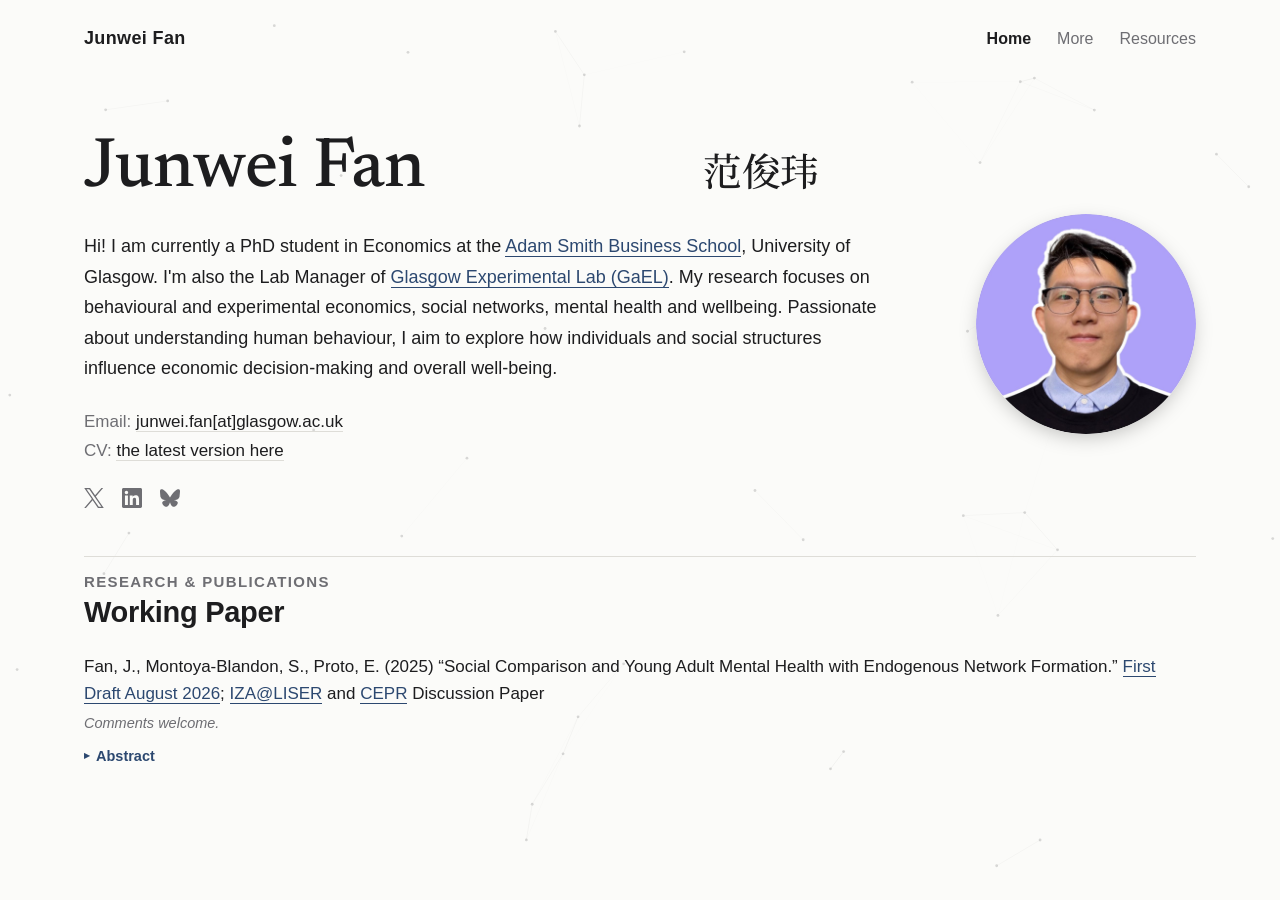
<file: index.html>
<!doctype html>
<html lang="en">
<head>
  <meta charset="UTF-8" />
  <meta name="viewport" content="width=device-width, initial-scale=1" />
  <title>Junwei Fan</title>
  <meta name="description" content="Junwei Fan — PhD student in Economics, Adam Smith Business School, University of Glasgow." />
  <link rel="icon" type="image/svg+xml" href="assets/img/favicon.svg" />
  <link rel="stylesheet" href="assets/css/style.css" />
</head>
<body>
  <canvas id="network-bg" aria-hidden="true"></canvas>

  <nav class="top">
    <a class="mark" href="index.html">Junwei Fan</a>
    <div class="navlinks">
      <a href="index.html" class="active">Home</a>
      <a href="more.html">More</a>
      <a href="resources.html">Resources</a>
    </div>
  </nav>

  <div class="wrap">
    <section class="hero">
      <div>
        <h1 class="hero-title"><span class="latin">Junwei Fan</span><span class="cjk">范俊玮<span class="gloss pinyin" aria-hidden="true">Fàn Jùnwěi</span><span class="gloss traditional" aria-hidden="true">范俊瑋</span></span></h1>

        <p class="bio">
          Hi! I am currently a PhD student in Economics at the
          <a href="https://www.gla.ac.uk/schools/business/" target="_blank" rel="noopener">Adam Smith Business School</a>,
          University of Glasgow. I'm also the Lab Manager of
          <a href="https://www.gla.ac.uk/schools/business/research/gael/" target="_blank" rel="noopener">Glasgow Experimental Lab (GaEL)</a>.
          My research focuses on behavioural and experimental economics, social networks, mental health and wellbeing.
          Passionate about understanding human behaviour, I aim to explore how individuals and social structures
          influence economic decision-making and overall well-being.
        </p>

        <p class="contact-line" id="contact">
          Email: <a href="mailto:junwei.fan@glasgow.ac.uk">junwei.fan[at]glasgow.ac.uk</a><br />
          CV: <a href="https://www.dropbox.com/scl/fi/jr28j2smj31knwaqy2vgb/CV_JUNWEI_FAN.pdf?rlkey=s5k4g9de7qmm0l6zpwjfrx9it&st=oml5h5di&dl=0" target="_blank" rel="noopener">the latest version here</a>
        </p>

        <div class="social-row">
          <a href="https://x.com/Jarvis_Fan" target="_blank" rel="noopener" aria-label="X">
            <svg viewBox="0 0 24 24" aria-hidden="true"><path d="M14.234 10.162 22.977 0h-2.072l-7.591 8.824L7.251 0H.258l9.168 13.343L.258 24H2.33l8.016-9.318L16.749 24h6.993zm-2.837 3.299-.929-1.329L3.076 1.56h3.182l5.965 8.532.929 1.329 7.754 11.09h-3.182z"/></svg>
          </a>
          <a href="https://www.linkedin.com/in/junwei-fan-15a6aa290/" target="_blank" rel="noopener" aria-label="LinkedIn">
            <svg viewBox="0 0 24 24" aria-hidden="true"><path d="M20.447 20.452h-3.554v-5.569c0-1.328-.027-3.037-1.852-3.037-1.853 0-2.136 1.445-2.136 2.939v5.667H9.351V9h3.414v1.561h.046c.477-.9 1.637-1.85 3.37-1.85 3.601 0 4.267 2.37 4.267 5.455v6.286zM5.337 7.433c-1.144 0-2.063-.926-2.063-2.065 0-1.138.92-2.063 2.063-2.063 1.14 0 2.064.925 2.064 2.063 0 1.139-.925 2.065-2.064 2.065zm1.782 13.019H3.555V9h3.564v11.452zM22.225 0H1.771C.792 0 0 .774 0 1.729v20.542C0 23.227.792 24 1.771 24h20.451C23.2 24 24 23.227 24 22.271V1.729C24 .774 23.2 0 22.222 0h.003z"/></svg>
          </a>
          <a href="https://bsky.app/profile/junweifan.bsky.social" target="_blank" rel="noopener" aria-label="Bluesky">
            <svg viewBox="0 0 24 24" aria-hidden="true"><path d="M5.202 2.857C7.954 4.922 10.913 9.11 12 11.358c1.087-2.247 4.046-6.436 6.798-8.501C20.783 1.366 24 .213 24 3.883c0 .732-.42 6.156-.667 7.037-.856 3.061-3.978 3.842-6.755 3.37 4.854.826 6.089 3.562 3.422 6.299-5.065 5.196-7.28-1.304-7.847-2.97-.104-.305-.152-.448-.153-.327 0-.121-.05.022-.153.327-.568 1.666-2.782 8.166-7.847 2.97-2.667-2.737-1.432-5.473 3.422-6.3-2.777.473-5.899-.308-6.755-3.369C.42 10.04 0 4.615 0 3.883c0-3.67 3.217-2.517 5.202-1.026" /></svg>
          </a>
        </div>
      </div>

      <div class="portrait-holder">
        <img src="assets/img/portrait.jpg" alt="Portrait of Junwei Fan" width="220" height="220" />
      </div>
    </section>

    <section class="outputs">
      <p class="kicker">Research &amp; Publications</p>
      <h2 class="section-title">Working Paper</h2>
      <ul class="paper-list">
        <li class="paper">
          <p class="paper-cite">
            Fan, J., Montoya-Blandon, S., Proto, E. (2025) &ldquo;Social Comparison and Young Adult Mental Health with Endogenous Network Formation.&rdquo;
            <a href="https://www.dropbox.com/scl/fi/jo1xat8odcodoj2kx8x1a/Network_and_Mental_Health_first_draft_26_Aug.pdf?rlkey=ke7g2mx7cehtc7d4sqpy6s9t8&st=lp2csu93&dl=0" target="_blank" rel="noopener">First Draft August 2026</a>;
            <a href="https://www.iza.org/publications/dp/18899/social-comparison-and-young-adult-mental-health-with-endogenous-network-formation" target="_blank" rel="noopener">IZA@LISER</a> and <a href="https://cepr.org/publications/dp21916" target="_blank" rel="noopener">CEPR</a> Discussion Paper
          </p>
          <p class="paper-note">Comments welcome.</p>
          <details class="abstract">
            <summary>Abstract</summary>
            <p>We examine how social comparison within endogenously formed peer networks affects different measures of young adult mental health. Using over 2 million smartphone-based communication records from the NetHealth Study, we construct objective social networks among university students and estimate a structural model in which individuals choose their peers and mental health depends on the income of chosen peers. When networks are treated as exogenous, higher average peer income predicts better mental health; once network formation is modelled endogenously, the relationship reverses: exposure to higher-income peers significantly worsens depressive symptoms. Income gaps harm mental health in both directions, consistent with inequality aversion rather than relative deprivation. The reversal survives extending binary links to message-weighted networks, and counterfactual exercises show that policies reducing the volume of messages exchanged with peers improve mental health, increasingly so with the size of the reduction, though the effect of targeted reductions depends on which ties are attenuated. Ignoring endogenous peer selection can thus yield qualitatively misleading conclusions about peer effects on mental health.</p>
          </details>
        </li>
      </ul>
    </section>
  </div>

  <script src="assets/js/network-bg.js" defer></script>
</body>
</html>
</file>
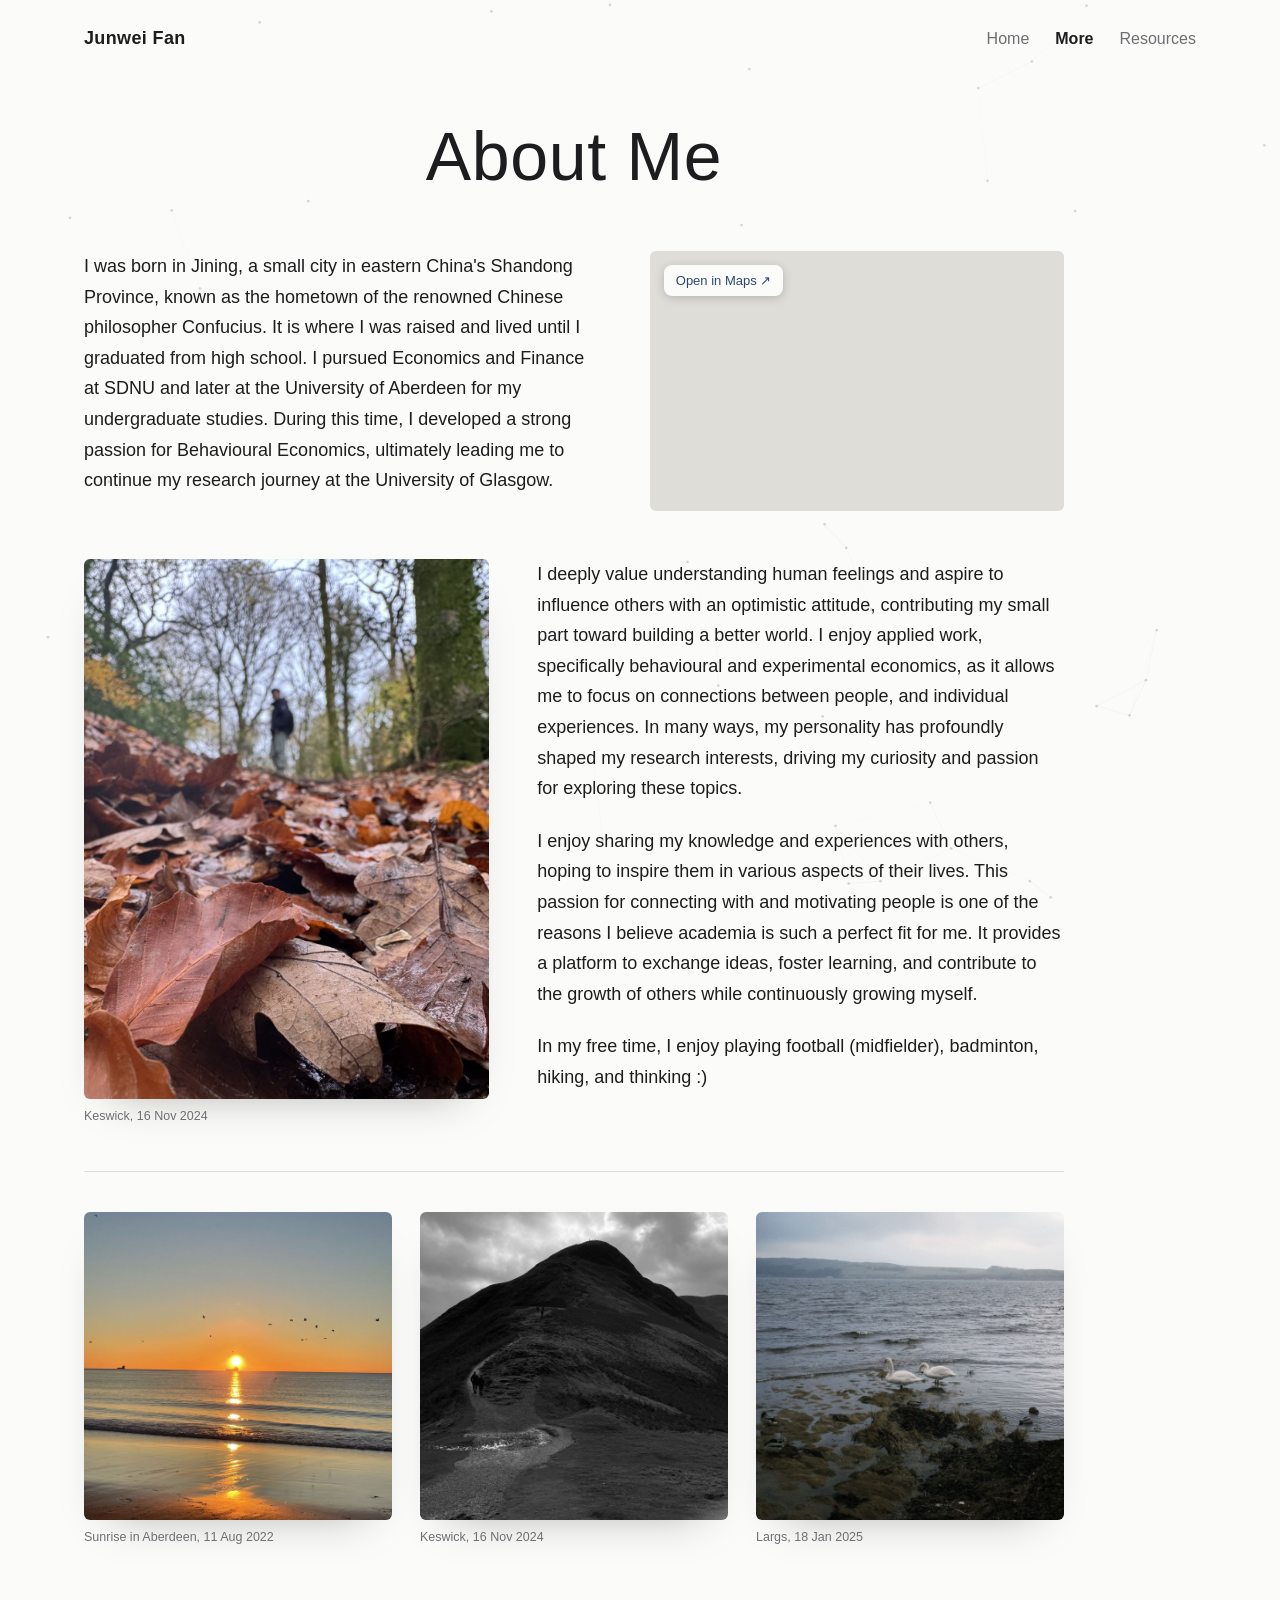
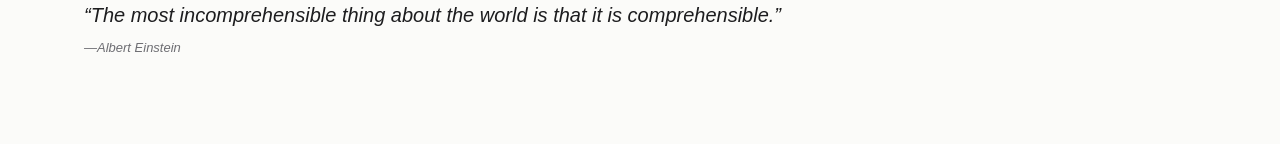
<file: more.html>
<!doctype html>
<html lang="en">
<head>
  <meta charset="UTF-8" />
  <meta name="viewport" content="width=device-width, initial-scale=1" />
  <title>About Me — Junwei Fan</title>
  <meta name="description" content="About Junwei Fan." />
  <link rel="icon" type="image/svg+xml" href="assets/img/favicon.svg" />
  <link rel="stylesheet" href="assets/css/style.css" />
</head>
<body>
  <canvas id="network-bg" aria-hidden="true"></canvas>

  <nav class="top">
    <a class="mark" href="index.html">Junwei Fan</a>
    <div class="navlinks">
      <a href="index.html">Home</a>
      <a href="more.html" class="active">More</a>
      <a href="resources.html">Resources</a>
    </div>
  </nav>

  <div class="wrap">
    <article class="about">
      <h1 class="page-title">About Me</h1>

      <div class="row row-map">
        <div class="col text">
          <p>
            I was born in Jining, a small city in eastern China's Shandong Province, known as the
            hometown of the renowned Chinese philosopher Confucius. It is where I was raised and
            lived until I graduated from high school. I pursued Economics and Finance at SDNU and
            later at the University of Aberdeen for my undergraduate studies. During this time, I
            developed a strong passion for Behavioural Economics, ultimately leading me to continue
            my research journey at the University of Glasgow.
          </p>
        </div>
        <div class="col media">
          <div class="map-embed">
            <a class="map-link" href="https://www.google.com/maps/search/?api=1&query=Jining,+Shandong,+China" target="_blank" rel="noopener">Open in Maps ↗</a>
            <iframe
              src="https://www.google.com/maps?q=Jining,+Shandong,+China&output=embed&hl=en&z=4"
              loading="lazy"
              title="Map of Jining, Shandong"
              referrerpolicy="no-referrer-when-downgrade"
            ></iframe>
          </div>
        </div>
      </div>

      <div class="row row-photo">
        <div class="col media">
          <figure>
            <img src="assets/img/keswick-leaves.jpg" alt="Autumn leaves near Keswick" loading="lazy" />
            <figcaption>Keswick, 16 Nov 2024</figcaption>
          </figure>
        </div>
        <div class="col text">
          <p>
            I deeply value understanding human feelings and aspire to influence others with an
            optimistic attitude, contributing my small part toward building a better world. I enjoy
            applied work, specifically behavioural and experimental economics, as it allows me to
            focus on connections between people, and individual experiences. In many ways, my
            personality has profoundly shaped my research interests, driving my curiosity and
            passion for exploring these topics.
          </p>
          <p>
            I enjoy sharing my knowledge and experiences with others, hoping to inspire them in
            various aspects of their lives. This passion for connecting with and motivating people is
            one of the reasons I believe academia is such a perfect fit for me. It provides a
            platform to exchange ideas, foster learning, and contribute to the growth of others while
            continuously growing myself.
          </p>
          <p>In my free time, I enjoy playing football (midfielder), badminton, hiking, and thinking :)</p>
        </div>
      </div>

      <hr class="divider" />

      <div class="photo-strip">
        <figure>
          <img src="assets/img/aberdeen-sunrise.jpg" alt="Sunrise in Aberdeen" loading="lazy" />
          <figcaption>Sunrise in Aberdeen, 11 Aug 2022</figcaption>
        </figure>
        <figure>
          <img src="assets/img/keswick-hike.jpg" alt="Hiking near Keswick" loading="lazy" />
          <figcaption>Keswick, 16 Nov 2024</figcaption>
        </figure>
        <figure>
          <img src="assets/img/largs-coast.jpg" alt="Coastline at Largs" loading="lazy" />
          <figcaption>Largs, 18 Jan 2025</figcaption>
        </figure>
      </div>

      <blockquote class="quote">
        <p>“The most incomprehensible thing about the world is that it is comprehensible.”</p>
        <cite>—Albert Einstein</cite>
      </blockquote>
    </article>
  </div>

  <script src="assets/js/network-bg.js" defer></script>
</body>
</html>
</file>
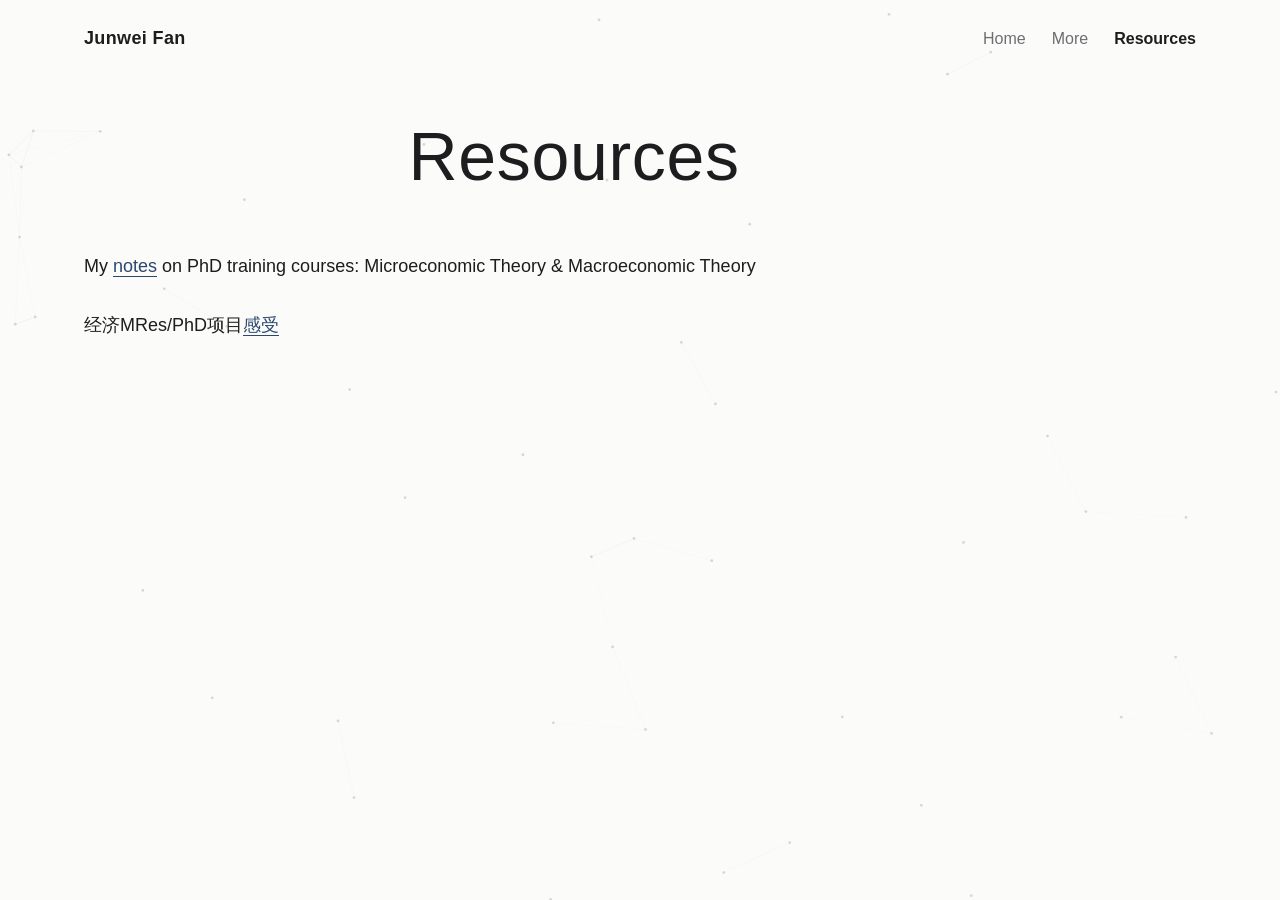
<file: resources.html>
<!doctype html>
<html lang="en">
<head>
  <meta charset="UTF-8" />
  <meta name="viewport" content="width=device-width, initial-scale=1" />
  <title>Resources — Junwei Fan</title>
  <meta name="description" content="Resources shared by Junwei Fan." />
  <link rel="icon" type="image/svg+xml" href="assets/img/favicon.svg" />
  <link rel="stylesheet" href="assets/css/style.css" />
</head>
<body>
  <canvas id="network-bg" aria-hidden="true"></canvas>

  <nav class="top">
    <a class="mark" href="index.html">Junwei Fan</a>
    <div class="navlinks">
      <a href="index.html">Home</a>
      <a href="more.html">More</a>
      <a href="resources.html" class="active">Resources</a>
    </div>
  </nav>

  <div class="wrap">
    <article class="about">
      <h1 class="page-title">Resources</h1>
      <ul class="paper-list">
        <li class="paper">
          <p class="paper-cite">
            My <a href="https://drive.google.com/drive/folders/1aZPE8EfBU1ifdc53Bur_EV0t00HpRLzB?usp=sharing" target="_blank" rel="noopener">notes</a> on PhD training courses: Microeconomic Theory &amp; Macroeconomic Theory
          </p>
        </li>
        <li class="paper">
          <p class="paper-cite">
            经济MRes/PhD项目<a href="assets/docs/MRes_PhD_jingyan_fenxiang.pdf" target="_blank" rel="noopener">感受</a>
          </p>
        </li>
      </ul>
    </article>
  </div>

  <script src="assets/js/network-bg.js" defer></script>
</body>
</html>
</file>
<file: assets/css/style.css>
@font-face {
  font-family: "Newsreader";
  font-style: normal;
  font-weight: 500;
  font-display: swap;
  src: url("../fonts/newsreader-500.woff2") format("woff2");
}

@font-face {
  font-family: "Noto Serif SC";
  font-style: normal;
  font-weight: 500;
  font-display: swap;
  src: url("../fonts/noto-serif-sc-500.woff2") format("woff2");
  unicode-range: U+4fca, U+73ae, U+8303;
}

:root {
  --bg: #FBFBF9;
  --ink: #1D1D1F;
  --ink-soft: #6E6E73;
  --hair: #DEDDD8;
  --accent: #2C4870;
  color-scheme: light dark;
}

@media (prefers-color-scheme: dark) {
  :root {
    --bg: #111113;
    --ink: #F5F5F7;
    --ink-soft: #9A9AA0;
    --hair: #2E2E32;
    --accent: #7FA6D6;
  }
}

* {
  box-sizing: border-box;
}

html,
body {
  margin: 0;
  padding: 0;
}

html {
  background: var(--bg);
}

body {
  color: var(--ink);
  font-family: -apple-system, BlinkMacSystemFont, "SF Pro Text", "Segoe UI",
    "Helvetica Neue", Arial, sans-serif;
  -webkit-font-smoothing: antialiased;
}

a {
  color: inherit;
}

#network-bg {
  position: fixed;
  inset: 0;
  z-index: 0;
  pointer-events: none;
}

nav.top,
.wrap {
  position: relative;
  z-index: 1;
}

.wrap {
  max-width: 1240px;
  margin: 0 auto;
  padding: 0 clamp(20px, 6vw, 64px);
}

/* nav */
nav.top {
  display: flex;
  align-items: center;
  justify-content: space-between;
  padding: 28px clamp(20px, 6vw, 64px);
  max-width: 1240px;
  margin: 0 auto;
}

.mark {
  font-weight: 600;
  font-size: 18px;
  letter-spacing: 0.02em;
  text-decoration: none;
}

.navlinks {
  display: flex;
  gap: 26px;
  font-size: 16px;
  color: var(--ink-soft);
}

.navlinks a {
  text-decoration: none;
}

.navlinks a:hover {
  color: var(--ink);
}

.navlinks a.active {
  color: var(--ink);
  font-weight: 600;
}

/* hero */
.hero {
  display: grid;
  grid-template-columns: 1fr 220px;
  align-items: center;
  gap: 64px;
  padding: 56px 0 40px;
}

h1.hero-title {
  display: flex;
  align-items: baseline;
  justify-content: space-between;
  gap: 16px;
  font-family: "Newsreader", Georgia, serif;
  font-weight: 500;
  font-size: clamp(44px, 5.5vw, 72px);
  line-height: 1.05;
  letter-spacing: -0.005em;
  color: var(--ink);
  margin: 0 0 24px;
}

h1.hero-title .cjk {
  position: relative;
  font-family: "Noto Serif SC", serif;
  font-weight: 500;
  font-size: 0.55em;
  margin-right: 2.4em;
}

h1.hero-title .cjk .gloss {
  position: absolute;
  left: 50%;
  transform: translateX(-50%);
  font-family: -apple-system, BlinkMacSystemFont, "Segoe UI", sans-serif;
  font-weight: 500;
  font-size: 0.4em;
  letter-spacing: 0.02em;
  color: var(--ink-soft);
  white-space: nowrap;
  opacity: 0;
  pointer-events: none;
  transition: opacity 0.15s ease;
}

h1.hero-title .cjk .pinyin {
  bottom: calc(100% + 10px);
  word-spacing: 0.4em;
}

h1.hero-title .cjk .traditional {
  top: calc(100% + 10px);
}

h1.hero-title .cjk:hover .gloss {
  opacity: 1;
}

p.bio {
  font-size: 18px;
  line-height: 1.7;
  color: var(--ink);
  max-width: 80ch;
  margin: 0 0 24px;
  font-weight: 400;
}

p.bio a {
  color: var(--accent);
  text-decoration: none;
  border-bottom: 1px solid currentColor;
}

p.bio a:hover {
  opacity: 0.75;
}

.contact-line {
  font-size: 17px;
  color: var(--ink-soft);
  margin: 0 0 22px;
  line-height: 1.7;
}

.contact-line a {
  color: var(--ink);
  text-decoration: none;
  border-bottom: 1px solid var(--hair);
}

.contact-line a:hover {
  border-color: var(--accent);
  color: var(--accent);
}

.social-row {
  display: flex;
  align-items: center;
  gap: 18px;
  margin: 0 0 8px;
}

.social-row a {
  display: flex;
  color: var(--ink-soft);
  transition: color 0.15s ease;
}

.social-row a:hover {
  color: var(--accent);
}

.social-row svg {
  width: 20px;
  height: 20px;
  fill: currentColor;
}

.portrait-holder {
  display: flex;
  justify-content: center;
  align-items: center;
}

.portrait-holder img {
  width: min(220px, 100%);
  height: min(220px, 100%);
  aspect-ratio: 1 / 1;
  border-radius: 50%;
  object-fit: cover;
  flex-shrink: 0;
  display: block;
  box-shadow: 0 6px 20px -4px rgba(0, 0, 0, 0.25);
}

@media (max-width: 760px) {
  .hero {
    grid-template-columns: 1fr;
    gap: 28px;
    padding: 40px 0 32px;
  }

  .portrait-holder {
    order: -1;
    justify-content: flex-start;
  }

  .portrait-holder img {
    width: 140px;
    height: 140px;
  }
}

/* research / future outputs */
section.outputs {
  padding: 0 0 88px;
  border-top: 1px solid var(--hair);
}

.outputs .kicker {
  font-size: 15px;
  text-transform: uppercase;
  letter-spacing: 0.09em;
  color: var(--ink-soft);
  font-weight: 600;
  margin: 16px 0 6px;
}

.section-title {
  font-size: clamp(23px, 2.4vw, 29px);
  font-weight: 600;
  letter-spacing: -0.01em;
  color: var(--ink);
  margin: 0 0 24px;
}

.outputs-panel {
  border: 1px dashed var(--hair);
  border-radius: 16px;
  padding: 36px;
  text-align: center;
  color: var(--ink-soft);
}

.outputs-panel p {
  font-size: 17px;
  line-height: 1.6;
  max-width: 50ch;
  margin: 0 auto;
}

.paper-list {
  list-style: none;
  margin: 0;
  padding: 0;
}

.paper {
  padding: 0 0 28px;
}

.paper-cite {
  font-size: 17px;
  line-height: 1.6;
  color: var(--ink);
  margin: 0 0 8px;
}

.paper-cite a {
  color: var(--accent);
  text-decoration: none;
  border-bottom: 1px solid currentColor;
}

.paper-cite a:hover {
  opacity: 0.75;
}

.paper-note {
  font-size: 14.5px;
  font-style: italic;
  color: var(--ink-soft);
  margin: 0;
}

.abstract {
  margin-top: 14px;
}

.abstract summary {
  cursor: pointer;
  display: inline-flex;
  align-items: center;
  gap: 6px;
  font-size: 14.5px;
  font-weight: 600;
  color: var(--accent);
  list-style: none;
}

.abstract summary::-webkit-details-marker {
  display: none;
}

.abstract summary::before {
  content: "\25B8";
  font-size: 11px;
  transition: transform 0.15s ease;
}

.abstract[open] summary::before {
  transform: rotate(90deg);
}

.abstract p {
  font-size: 15.5px;
  line-height: 1.7;
  color: var(--ink-soft);
  margin: 12px 0 0;
}

/* about page */
article.about {
  padding: 40px 0 88px;
  max-width: 980px;
}

.page-title {
  font-size: clamp(48px, 6vw, 68px);
  font-weight: 300;
  letter-spacing: 0.01em;
  text-align: center;
  margin: 0 0 56px;
}

article.about p {
  font-size: 18px;
  line-height: 1.7;
  color: var(--ink);
  margin: 0 0 22px;
}

article.about p:last-child {
  margin-bottom: 0;
}

.row {
  display: grid;
  gap: 48px;
  align-items: start;
  margin: 0 0 48px;
}

.row-map {
  grid-template-columns: 1.25fr 1fr;
}

.row-photo {
  grid-template-columns: 1fr 1.3fr;
}

article.about figure {
  margin: 0;
}

article.about figure img {
  width: 100%;
  height: auto;
  border-radius: 6px;
  display: block;
  box-shadow: 0 20px 44px -28px rgba(0, 0, 0, 0.35);
}

article.about figcaption {
  font-size: 12.5px;
  color: var(--ink-soft);
  margin-top: 10px;
}

.map-embed {
  position: relative;
  border-radius: 6px;
  overflow: hidden;
  background: var(--hair);
}

.map-embed iframe {
  width: 100%;
  height: 260px;
  border: 0;
  display: block;
}

.map-link {
  position: absolute;
  top: 14px;
  left: 14px;
  z-index: 2;
  background: var(--bg);
  color: var(--accent);
  font-size: 13px;
  text-decoration: none;
  padding: 8px 12px;
  border-radius: 8px;
  box-shadow: 0 2px 10px rgba(0, 0, 0, 0.18);
}

.divider {
  border: 0;
  border-top: 1px solid var(--hair);
  margin: 0 0 40px;
}

.photo-strip {
  display: grid;
  grid-template-columns: repeat(3, 1fr);
  gap: 28px;
  margin: 0 0 56px;
}

.photo-strip figure {
  margin: 0;
}

blockquote.quote {
  margin: 0;
  padding: 0;
  text-align: left;
}

blockquote.quote p {
  font-size: 20px;
  font-style: italic;
  line-height: 1.5;
  margin: 0 0 8px;
}

blockquote.quote cite {
  font-size: 13px;
  color: var(--ink-soft);
  font-style: italic;
}

@media (max-width: 760px) {
  .row-map,
  .row-photo {
    grid-template-columns: 1fr;
  }

  .photo-strip {
    grid-template-columns: 1fr;
  }
}
</file>
